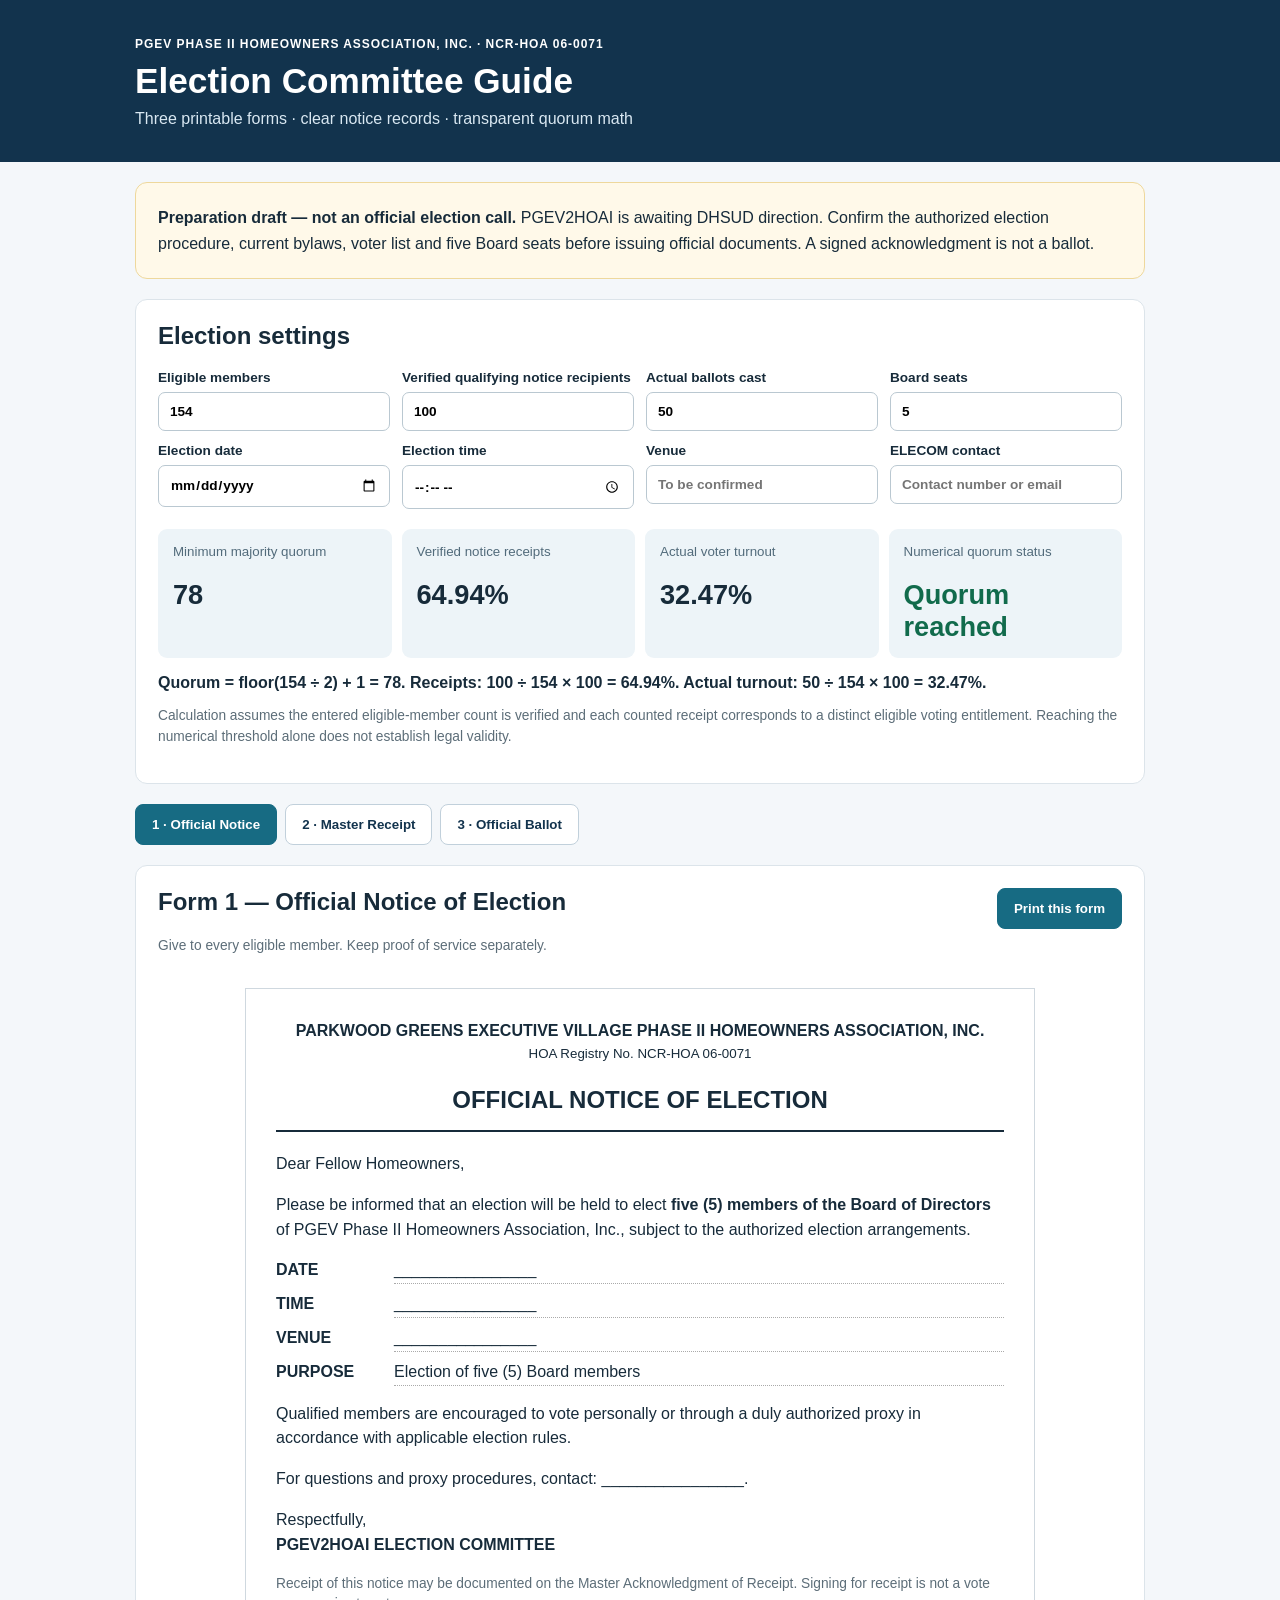
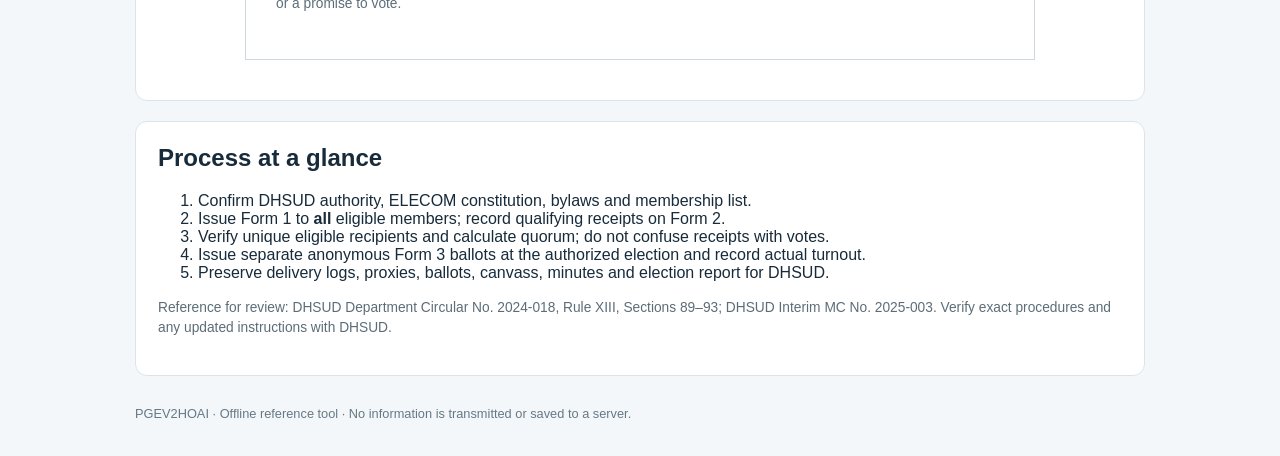
<file: index.html>
<!doctype html>
<html lang="en">

<head>
    <meta charset="utf-8">
    <meta name="viewport" content="width=device-width,initial-scale=1">
    <title>PGEV2HOAI Election Guide</title>
    <link rel="stylesheet" href="styles.css">
</head>

<body>
    <header class="hero">
        <div class="wrap"><span class="eyebrow">PGEV PHASE II HOMEOWNERS ASSOCIATION, INC. · NCR-HOA 06-0071</span>
            <h1>Election Committee Guide</h1>
            <p>Three printable forms · clear notice records · transparent quorum math</p>
        </div>
    </header>
    <main class="wrap">
        <section class="notice warning"><strong>Preparation draft — not an official election call.</strong> PGEV2HOAI is
            awaiting DHSUD direction. Confirm the authorized election procedure, current bylaws, voter list and five
            Board seats before issuing official documents. A signed acknowledgment is not a ballot.</section>
        <section class="panel">
            <h2>Election settings</h2>
            <div class="fields"><label>Eligible members<input id="members" type="number" min="1"
                        value="154"></label><label>Verified qualifying notice recipients<input id="receipts"
                        type="number" min="0" value="100"></label><label>Actual ballots cast<input id="votes"
                        type="number" min="0" value="50"></label><label>Board seats<input id="seats" type="number"
                        min="1" value="5"></label><label>Election date<input id="date"
                        type="date"></label><label>Election time<input id="time" type="time"></label><label>Venue<input
                        id="venue" placeholder="To be confirmed"></label><label>ELECOM contact<input id="contact"
                        placeholder="Contact number or email"></label></div>
            <div class="stats">
                <div><small>Minimum majority quorum</small><strong id="minimum">78</strong></div>
                <div><small>Verified notice receipts</small><strong id="receiptPct">64.94%</strong></div>
                <div><small>Actual voter turnout</small><strong id="turnout">32.47%</strong></div>
                <div><small>Numerical quorum status</small><strong id="status">Met</strong></div>
            </div>
            <p id="math" class="formula"></p>
            <p class="muted">Calculation assumes the entered eligible-member count is verified and each counted receipt
                corresponds to a distinct eligible voting entitlement. Reaching the numerical threshold alone does not
                establish legal validity.</p>
        </section>
        <nav class="tabs" role="tablist" aria-label="Election forms"><button role="tab" aria-selected="true"
                data-tab="notice">1 · Official Notice</button><button role="tab" aria-selected="false"
                data-tab="receipt">2 · Master Receipt</button><button role="tab" aria-selected="false"
                data-tab="ballot">3 · Official Ballot</button></nav>
        <section class="panel tabpanel" id="notice" role="tabpanel">
            <div class="bar">
                <div>
                    <h2>Form 1 — Official Notice of Election</h2>
                    <p class="muted">Give to every eligible member. Keep proof of service separately.</p>
                </div><button class="print" data-print="notice">Print this form</button>
            </div>
            <article class="paper" id="print-notice">
                <div class="paperhead"><strong>PARKWOOD GREENS EXECUTIVE VILLAGE PHASE II HOMEOWNERS ASSOCIATION,
                        INC.</strong><small>HOA Registry No. NCR-HOA 06-0071</small>
                    <h2>OFFICIAL NOTICE OF ELECTION</h2>
                </div>
                <p>Dear Fellow Homeowners,</p>
                <p>Please be informed that an election will be held to elect <strong><span class="seatText">five
                            (5)</span> members of the Board of Directors</strong> of PGEV Phase II Homeowners
                    Association, Inc., subject to the authorized election arrangements.</p>
                <dl>
                    <dt>DATE</dt>
                    <dd class="dateText">________________</dd>
                    <dt>TIME</dt>
                    <dd class="timeText">________________</dd>
                    <dt>VENUE</dt>
                    <dd class="venueText">________________</dd>
                    <dt>PURPOSE</dt>
                    <dd>Election of <span class="seatText">five (5)</span> Board members</dd>
                </dl>
                <p>Qualified members are encouraged to vote personally or through a duly authorized proxy in accordance
                    with applicable election rules.</p>
                <p>For questions and proxy procedures, contact: <span class="contactText">________________</span>.</p>
                <p>Respectfully,<br><strong>PGEV2HOAI ELECTION COMMITTEE</strong></p>
                <p class="footnote">Receipt of this notice may be documented on the Master Acknowledgment of Receipt.
                    Signing for receipt is not a vote or a promise to vote.</p>
            </article>
        </section>
        <section class="panel tabpanel hidden" id="receipt" role="tabpanel">
            <div class="bar">
                <div>
                    <h2>Form 2 — Master Acknowledgment of Receipt</h2>
                    <p class="muted">Use one sheet per street; collect signatures only after actually delivering the
                        official notice.</p>
                </div><button class="print" data-print="receipt">Print this form</button>
            </div>
            <article class="paper landscape" id="print-receipt">
                <div class="paperhead"><strong>PGEV PHASE II HOMEOWNERS ASSOCIATION, INC.</strong><small>Registry No.
                        NCR-HOA 06-0071</small>
                    <h2>MASTER ACKNOWLEDGMENT OF RECEIPT</h2>
                    <p>Official Notice of Election · <span class="seatText">five (5)</span> Board members</p>
                </div>
                <p><strong>Street:</strong> _______________________ &nbsp; <strong>Election date:</strong> <span
                        class="dateText">____________</span></p>
                <p>By signing below, the recipient confirms receipt of the Official Notice of Election. This is not a
                    ballot or commitment to participate.</p>
                <table>
                    <thead>
                        <tr>
                            <th>No.</th>
                            <th>Eligible member</th>
                            <th>Property address</th>
                            <th>Recipient (if different)</th>
                            <th>Relationship</th>
                            <th>Signature</th>
                            <th>Date received</th>
                        </tr>
                    </thead>
                    <tbody id="receiptRows"></tbody>
                </table>
                <p>Distributed by: ____________________ &nbsp; Verified by: ____________________</p>
                <p class="footnote">For absent households, keep a separate follow-up log. Do not count unsuccessful
                    delivery attempts, duplicates, or unverified receipts toward quorum.</p>
            </article>
        </section>
        <section class="panel tabpanel hidden" id="ballot" role="tabpanel">
            <div class="bar">
                <div>
                    <h2>Form 3 — Official Election Ballot</h2>
                    <p class="muted">Print separately for the authorized secret-ballot election. Enter candidate names
                        below.</p>
                </div><button class="print" data-print="ballot">Print this form</button>
            </div><label class="candidate-label">Candidate names (one per line)<textarea id="candidates" rows="7"
                    placeholder="Candidate A&#10;Candidate B&#10;Candidate C"></textarea></label>
            <article class="paper" id="print-ballot">
                <div class="paperhead"><strong>PGEV PHASE II HOMEOWNERS ASSOCIATION, INC.</strong><small>Registry No.
                        NCR-HOA 06-0071</small>
                    <h2>OFFICIAL ELECTION BALLOT</h2>
                    <p>Election of <span class="seatText">five (5)</span> Board members</p>
                </div>
                <p><strong>Election date:</strong> <span class="dateText">____________</span></p>
                <p>Mark the box beside your preferred candidates. <strong>Vote for not more than <span
                            class="seatText">five (5)</span> candidates.</strong></p>
                <div id="ballotCandidates"></div>
                <p class="footnote">Do not write your name or signature on this ballot. Only ballots officially issued
                    under the approved election procedure may be counted.</p>
            </article>
        </section>
        <section class="panel">
            <h2>Process at a glance</h2>
            <ol>
                <li>Confirm DHSUD authority, ELECOM constitution, bylaws and membership list.</li>
                <li>Issue Form 1 to <strong>all</strong> eligible members; record qualifying receipts on Form 2.</li>
                <li>Verify unique eligible recipients and calculate quorum; do not confuse receipts with votes.</li>
                <li>Issue separate anonymous Form 3 ballots at the authorized election and record actual turnout.</li>
                <li>Preserve delivery logs, proxies, ballots, canvass, minutes and election report for DHSUD.</li>
            </ol>
            <p class="muted">Reference for review: DHSUD Department Circular No. 2024-018, Rule XIII, Sections 89–93;
                DHSUD Interim MC No. 2025-003. Verify exact procedures and any updated instructions with DHSUD.</p>
        </section>
    </main>
    <footer class="wrap">PGEV2HOAI · Offline reference tool · No information is transmitted or saved to a server.
    </footer>
    <script src="script.js"></script>
</body>

</html>
</file>
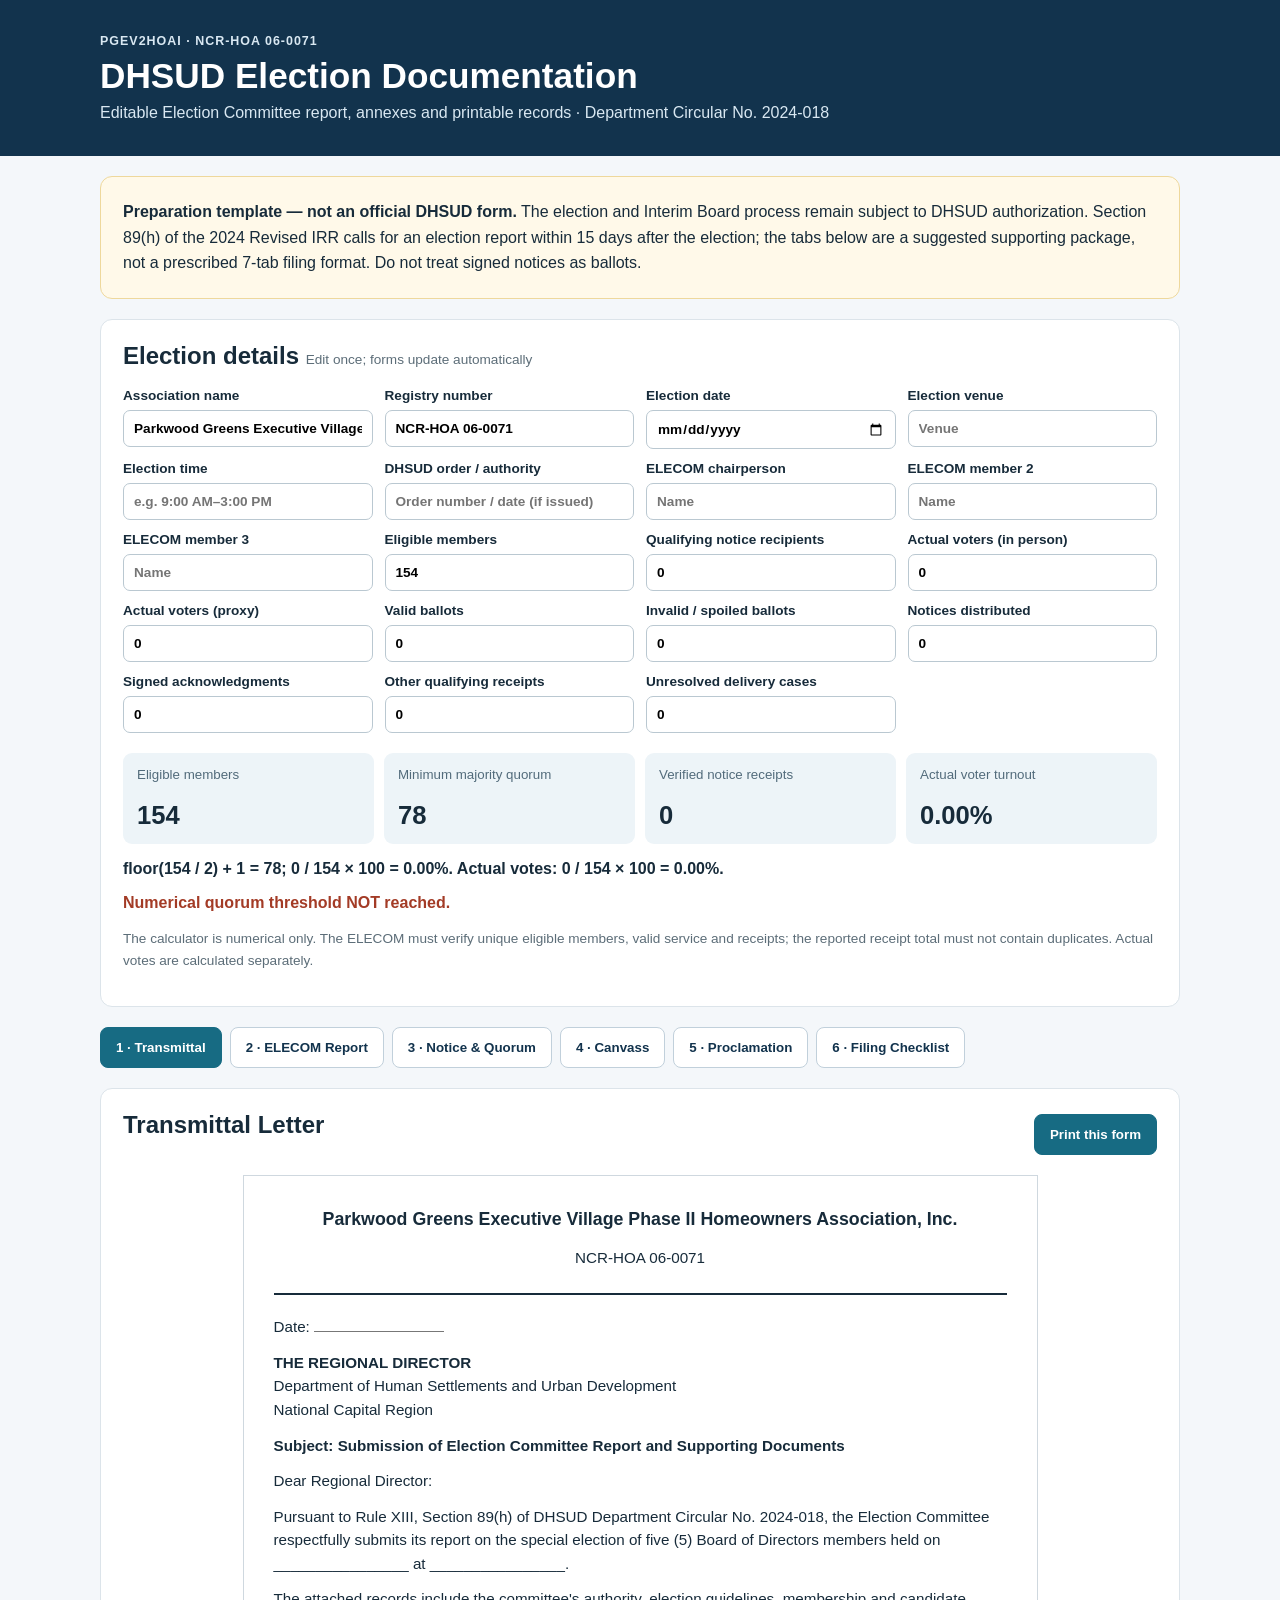
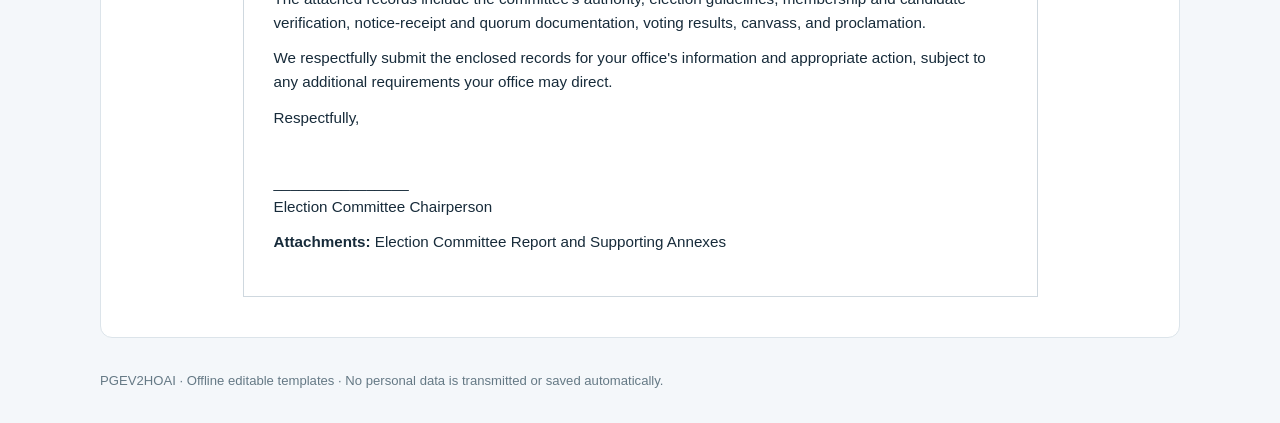
<file: index2.html>
<!doctype html>
<html lang="en">
<head>
  <meta charset="utf-8">
  <meta name="viewport" content="width=device-width, initial-scale=1">
  <title>PGEV2HOAI | DHSUD Election Documentation</title>
  <link rel="stylesheet" href="styles2.css">
  <script src="script2.js" defer></script>
</head>
<body>
  <header class="hero">
    <div class="wrap">
      <p class="eyebrow">PGEV2HOAI · NCR-HOA 06-0071</p>
      <h1>DHSUD Election Documentation</h1>
      <p>Editable Election Committee report, annexes and printable records · Department Circular No. 2024-018</p>
    </div>
  </header>

  <main class="wrap">
    <aside class="notice"> <strong>Preparation template — not an official DHSUD form.</strong> The election and Interim Board process remain subject to DHSUD authorization. Section 89(h) of the 2024 Revised IRR calls for an election report within 15 days after the election; the tabs below are a suggested supporting package, not a prescribed 7-tab filing format. Do not treat signed notices as ballots.</aside>

    <section class="panel settings" aria-labelledby="settings-title">
      <h2 id="settings-title">Election details <span class="hint">Edit once; forms update automatically</span></h2>
      <div class="fields">
        <label>Association name <input id="association" value="Parkwood Greens Executive Village Phase II Homeowners Association, Inc."></label>
        <label>Registry number <input id="registry" value="NCR-HOA 06-0071"></label>
        <label>Election date <input id="electionDate" type="date"></label>
        <label>Election venue <input id="venue" placeholder="Venue"></label>
        <label>Election time <input id="time" placeholder="e.g. 9:00 AM–3:00 PM"></label>
        <label>DHSUD order / authority <input id="authority" placeholder="Order number / date (if issued)"></label>
        <label>ELECOM chairperson <input id="chair" placeholder="Name"></label>
        <label>ELECOM member 2 <input id="member2" placeholder="Name"></label>
        <label>ELECOM member 3 <input id="member3" placeholder="Name"></label>
        <label>Eligible members <input id="eligible" type="number" min="1" value="154"></label>
        <label>Qualifying notice recipients <input id="receipts" type="number" min="0" value="0"></label>
        <label>Actual voters (in person) <input id="inPerson" type="number" min="0" value="0"></label>
        <label>Actual voters (proxy) <input id="proxy" type="number" min="0" value="0"></label>
        <label>Valid ballots <input id="valid" type="number" min="0" value="0"></label>
        <label>Invalid / spoiled ballots <input id="invalid" type="number" min="0" value="0"></label>
        <label>Notices distributed <input id="distributed" type="number" min="0" value="0"></label>
        <label>Signed acknowledgments <input id="signed" type="number" min="0" value="0"></label>
        <label>Other qualifying receipts <input id="other" type="number" min="0" value="0"></label>
        <label>Unresolved delivery cases <input id="unresolved" type="number" min="0" value="0"></label>
      </div>
      <div class="stats" aria-live="polite">
        <div><small>Eligible members</small><strong id="statEligible">154</strong></div>
        <div><small>Minimum majority quorum</small><strong id="statMinimum">78</strong></div>
        <div><small>Verified notice receipts</small><strong id="statReceipts">0</strong></div>
        <div><small>Actual voter turnout</small><strong id="statTurnout">0%</strong></div>
      </div>
      <p id="formula" class="formula"></p>
      <p id="quorumStatus" class="status"></p>
      <p class="hint">The calculator is numerical only. The ELECOM must verify unique eligible members, valid service and receipts; the reported receipt total must not contain duplicates. Actual votes are calculated separately.</p>
    </section>

    <nav class="tabs" role="tablist" aria-label="Election report forms">
      <button type="button" role="tab" aria-selected="true" data-tab="transmittal">1 · Transmittal</button>
      <button type="button" role="tab" aria-selected="false" data-tab="report">2 · ELECOM Report</button>
      <button type="button" role="tab" aria-selected="false" data-tab="quorum">3 · Notice &amp; Quorum</button>
      <button type="button" role="tab" aria-selected="false" data-tab="canvass">4 · Canvass</button>
      <button type="button" role="tab" aria-selected="false" data-tab="proclamation">5 · Proclamation</button>
      <button type="button" role="tab" aria-selected="false" data-tab="checklist">6 · Filing Checklist</button>
    </nav>

    <section id="transmittal" class="panel tabpanel" role="tabpanel">
      <div class="toolbar"><h2>Transmittal Letter</h2><button type="button" class="print" data-print="transmittal">Print this form</button></div>
      <article class="paper">
        <div class="letterhead"><h3 class="assoc"></h3><p class="registry"></p></div>
        <p>Date: <span class="line"></span></p>
        <p><strong>THE REGIONAL DIRECTOR</strong><br>Department of Human Settlements and Urban Development<br>National Capital Region</p>
        <p><strong>Subject: Submission of Election Committee Report and Supporting Documents</strong></p>
        <p>Dear Regional Director:</p>
        <p>Pursuant to Rule XIII, Section 89(h) of DHSUD Department Circular No. 2024-018, the Election Committee respectfully submits its report on the special election of five (5) Board of Directors members held on <span class="electionDate"></span> at <span class="venue"></span>.</p>
        <p>The attached records include the committee's authority, election guidelines, membership and candidate verification, notice-receipt and quorum documentation, voting results, canvass, and proclamation.</p>
        <p>We respectfully submit the enclosed records for your office's information and appropriate action, subject to any additional requirements your office may direct.</p>
        <p>Respectfully,</p><div class="signature"><span class="chair"></span><br>Election Committee Chairperson</div>
        <p><strong>Attachments:</strong> Election Committee Report and Supporting Annexes</p>
      </article>
    </section>

    <section id="report" class="panel tabpanel hidden" role="tabpanel">
      <div class="toolbar"><h2>Election Committee Report</h2><button type="button" class="print" data-print="report">Print this form</button></div>
      <article class="paper">
        <div class="letterhead"><h3>ELECTION COMMITTEE REPORT</h3><p class="assoc"></p><p class="registry"></p></div>
        <h4>I. Election Information</h4>
        <p>Date: <span class="electionDate"></span> &nbsp; Time: <span class="time"></span><br>Venue: <span class="venue"></span><br>Election type: Special election of five (5) Board members<br>Authority / DHSUD order: <span class="authority"></span></p>
        <h4>II. Committee Composition</h4>
        <table><thead><tr><th>Role</th><th>Name</th></tr></thead><tbody><tr><td>Chairperson</td><td class="chair"></td></tr><tr><td>Member</td><td class="member2"></td></tr><tr><td>Member</td><td class="member3"></td></tr></tbody></table>
        <h4>III. Membership and Notification</h4>
        <table><tbody><tr><td>Eligible members</td><td class="eligible"></td></tr><tr><td>Notices distributed</td><td class="distributed"></td></tr><tr><td>Signed acknowledgments</td><td class="signed"></td></tr><tr><td>Other qualifying receipts</td><td class="other"></td></tr><tr><td>Verified unique notice recipients</td><td class="receipts"></td></tr><tr><td>Unresolved delivery cases</td><td class="unresolved"></td></tr></tbody></table>
        <h4>IV. Quorum and Voting</h4>
        <p>Minimum numerical quorum: <strong class="minimum"></strong> · Verified recipients: <strong class="receipts"></strong> · Receipt percentage: <strong class="receiptPct"></strong></p>
        <p>In-person voters: <span class="inPerson"></span> · Proxy voters: <span class="proxy"></span> · Actual voters: <strong class="totalVotes"></strong> · Actual turnout: <strong class="turnout"></strong></p>
        <p>Valid ballots: <span class="valid"></span> · Invalid / spoiled ballots: <span class="invalid"></span></p>
        <h4>V. Election Results and Incidents</h4>
        <p>Attach the signed Official Canvassing Report and Proclamation. Record any objections, election protests, or incidents in a separate incident log.</p>
        <p>Incidents / objections: ___________________________________________________________</p>
        <h4>VI. Certification</h4>
        <p>We certify that the figures and proceedings reported above are based on the records maintained by the Election Committee, subject to disclosed unresolved matters.</p>
        <div class="signatures"><div>________________________<br><span class="chair"></span><br>Chairperson</div><div>________________________<br><span class="member2"></span><br>Member</div><div>________________________<br><span class="member3"></span><br>Member</div></div>
      </article>
    </section>

    <section id="quorum" class="panel tabpanel hidden" role="tabpanel">
      <div class="toolbar"><h2>Notice Receipt &amp; Quorum Certification</h2><button type="button" class="print" data-print="quorum">Print this form</button></div>
      <article class="paper">
        <div class="letterhead"><h3>ANNEX — NOTICE RECEIPT AND QUORUM CERTIFICATION</h3><p class="assoc"></p><p class="registry"></p></div>
        <p>Election date: <span class="electionDate"></span></p>
        <table><thead><tr><th>Notification / Quorum Item</th><th>Number</th></tr></thead><tbody>
          <tr><td>Verified eligible members</td><td class="eligible"></td></tr>
          <tr><td>Official notices distributed</td><td class="distributed"></td></tr>
          <tr><td>Signed master acknowledgments</td><td class="signed"></td></tr>
          <tr><td>Other qualifying receipts</td><td class="other"></td></tr>
          <tr><td>Unresolved delivery cases</td><td class="unresolved"></td></tr>
          <tr><td>Unique verified qualifying notice recipients</td><td class="receipts"></td></tr>
          <tr><td>Required majority quorum</td><td class="minimum"></td></tr>
          <tr><td>Receipt percentage</td><td class="receiptPct"></td></tr>
        </tbody></table>
        <p><strong>Calculation:</strong> <span class="quorumFormula"></span></p>
        <p><strong>Committee finding:</strong> ☐ Quorum established &nbsp; ☐ Quorum not established</p>
        <p>Verification note: Count each eligible member only once. A signature or electronic acknowledgment is not a ballot. A delivery attempt alone is not confirmed receipt. ELECOM must independently verify legal qualification of the receipt records.</p>
        <h4>Supporting Records</h4>
        <p>☐ Master voter list &nbsp; ☐ Official notice copy &nbsp; ☐ Signed master sheets<br>☐ Electronic acknowledgment evidence &nbsp; ☐ Delivery/follow-up log &nbsp; ☐ Proxy register</p>
        <div class="signatures"><div>________________________<br><span class="chair"></span></div><div>________________________<br><span class="member2"></span></div><div>________________________<br><span class="member3"></span></div></div>
      </article>
    </section>

    <section id="canvass" class="panel tabpanel hidden" role="tabpanel">
      <div class="toolbar"><h2>Official Canvassing Report</h2><button type="button" class="print" data-print="canvass">Print this form</button></div>
      <div class="candidate-editor"><label>Candidate names and votes (one per line: <code>Name | Votes</code>)<textarea id="candidates" rows="7" placeholder="Candidate A | 30&#10;Candidate B | 24"></textarea></label><p class="hint">Enter the actual candidates and vote totals. Do not invent results. Five Board seats are assumed, subject to governing documents and DHSUD authorization.</p></div>
      <article class="paper">
        <div class="letterhead"><h3>OFFICIAL CANVASSING REPORT</h3><p class="assoc"></p><p class="registry"></p></div>
        <p>Election date: <span class="electionDate"></span> · Venue: <span class="venue"></span></p>
        <p>Ballots cast: <strong class="totalVotes"></strong> · Valid: <strong class="valid"></strong> · Invalid / spoiled: <strong class="invalid"></strong></p>
        <table><thead><tr><th>No.</th><th>Candidate</th><th>Votes received</th></tr></thead><tbody id="canvassRows"></tbody></table>
        <p><strong>Ballot reconciliation / notes:</strong> ________________________________________________</p>
        <p>Any disputed ballots, ties, recounts, or unresolved objections must be separately documented.</p>
        <div class="signatures"><div>________________________<br><span class="chair"></span></div><div>________________________<br><span class="member2"></span></div><div>________________________<br><span class="member3"></span></div></div>
      </article>
    </section>

    <section id="proclamation" class="panel tabpanel hidden" role="tabpanel">
      <div class="toolbar"><h2>Proclamation of Elected Directors</h2><button type="button" class="print" data-print="proclamation">Print this form</button></div>
      <article class="paper">
        <div class="letterhead"><h3>PROCLAMATION OF ELECTION RESULTS</h3><p class="assoc"></p><p class="registry"></p></div>
        <p>On <span class="electionDate"></span>, the Election Committee conducted the special election for five (5) members of the Board of Directors at <span class="venue"></span>.</p>
        <p>Subject to the applicable election guidelines, validated results, and resolution of any material outstanding objections, the following individuals are proclaimed elected:</p>
        <table><thead><tr><th>Seat</th><th>Elected candidate</th><th>Votes</th></tr></thead><tbody id="winnerRows"></tbody></table>
        <p><strong>Proclamation date/time:</strong> __________________________________________</p>
        <p><strong>Remarks / pending objections:</strong> __________________________________________</p>
        <div class="signatures"><div>________________________<br><span class="chair"></span></div><div>________________________<br><span class="member2"></span></div><div>________________________<br><span class="member3"></span></div></div>
        <p class="hint">Candidate ordering is an automatic drafting aid only. Review ties, eligibility, ballot rules, and protests before signing any proclamation.</p>
      </article>
    </section>

    <section id="checklist" class="panel tabpanel hidden" role="tabpanel">
      <div class="toolbar"><h2>DHSUD Filing Checklist</h2><button type="button" class="print" data-print="checklist">Print checklist</button></div>
      <article class="paper">
        <div class="letterhead"><h3>ELECTION DOCUMENTATION INDEX</h3><p class="assoc"></p><p class="registry"></p></div>
        <p><strong>Report due:</strong> Within 15 days after election under IRR Section 89(h). Verify actual deadline and filing instructions with DHSUD.</p>
        <table><thead><tr><th>Included</th><th>Suggested document / annex</th><th>Reference</th></tr></thead><tbody>
          <tr><td>☐</td><td>Transmittal letter and signed Election Committee Report</td><td>IRR 89(h)</td></tr>
          <tr><td>☐</td><td>DHSUD order / Interim Board and ELECOM authority</td><td>IRR 89; MC 2025-003</td></tr>
          <tr><td>☐</td><td>Election guidelines, notices and proof of service</td><td>IRR 89–90</td></tr>
          <tr><td>☐</td><td>Verified eligible member list and candidate screening records</td><td>IRR 89(d); 70–71</td></tr>
          <tr><td>☐</td><td>Master acknowledgment sheets and delivery log</td><td>IRR 90–91</td></tr>
          <tr><td>☐</td><td>Quorum certification and proxy register</td><td>IRR 91–92</td></tr>
          <tr><td>☐</td><td>Election minutes, ballot reconciliation, canvass</td><td>IRR 89</td></tr>
          <tr><td>☐</td><td>Proclamation and candidate vote totals</td><td>IRR 89(g)</td></tr>
          <tr><td>☐</td><td>Incident / protest log, if any</td><td>Applicable election rules</td></tr>
          <tr><td>☐</td><td>Original sensitive records retained securely</td><td>Recommended safeguard</td></tr>
        </tbody></table>
        <p><strong>Submitted by:</strong> ________________________ <strong>Date:</strong> __________________</p>
        <p><strong>DHSUD receiving reference:</strong> ____________________________________________</p>
        <p class="hint">This index is a suggested binder organization. Confirm the exact required attachments and whether certified copies or summaries are preferred.</p>
      </article>
    </section>
  </main>
  <footer class="wrap">PGEV2HOAI · Offline editable templates · No personal data is transmitted or saved automatically.</footer>
</body>
</html>
</file>
<file: styles.css>
:root{font-family:Arial,Helvetica,sans-serif;color:#172b3a;background:#f4f7fa}*{box-sizing:border-box}body{margin:0}.wrap{max-width:1050px;margin:auto;padding:0 20px}.hero{background:#12334d;color:white;padding:34px 0}.hero h1{font-size:2.2rem;margin:9px 0}.hero p{margin:0;color:#d9e8f2}.eyebrow{font-size:.75rem;letter-spacing:.08em;font-weight:bold}.notice,.panel{background:white;border:1px solid #dce4ea;border-radius:12px;margin:20px 0;padding:22px}.warning{background:#fff9e9;border-color:#eed89c;line-height:1.6}.panel h2{margin-top:0}.fields{display:grid;grid-template-columns:repeat(4,1fr);gap:12px}label{display:block;font-size:.85rem;font-weight:700}input,textarea{display:block;width:100%;margin-top:7px;padding:11px;border:1px solid #bac8d1;border-radius:7px;font:inherit;background:white}.stats{display:grid;grid-template-columns:repeat(4,1fr);gap:10px;margin-top:20px}.stats>div{background:#edf4f8;padding:15px;border-radius:9px}.stats small{display:block;color:#526b7b;min-height:35px}.stats strong{font-size:1.7rem}.formula{font-weight:700;margin-bottom:4px}.muted,.footnote{color:#5c6d78;font-size:.86rem;line-height:1.5}.tabs{display:flex;gap:8px;flex-wrap:wrap}.tabs button,button.print{cursor:pointer;border:1px solid #c1d0db;background:white;color:#12334d;border-radius:8px;padding:12px 16px;font-weight:bold}.tabs button[aria-selected=true],button.print{background:#176b83;color:white;border-color:#176b83}.tabpanel.hidden{display:none}.bar{display:flex;justify-content:space-between;align-items:start;gap:12px}.paper{background:white;border:1px solid #cfd8df;padding:30px;max-width:790px;margin:18px auto;min-height:540px;line-height:1.55}.paperhead{text-align:center;border-bottom:2px solid #172b3a;margin-bottom:20px;padding-bottom:12px}.paperhead strong,.paperhead small{display:block}.paperhead h2{margin:16px 0 0}.paper dl{display:grid;grid-template-columns:110px 1fr;gap:8px}.paper dt{font-weight:bold}.paper dd{margin:0;border-bottom:1px dotted #aaa}.paper table{width:100%;border-collapse:collapse;font-size:.75rem}.paper th,.paper td{border:1px solid #777;padding:7px;text-align:left}.paper td{height:34px}.landscape{max-width:100%}.candidate-label{max-width:500px}.candidate{padding:9px 0;border-bottom:1px solid #eee;font-size:1.1rem}footer{padding-top:10px!important;padding-bottom:35px!important;color:#657985;font-size:.8rem}@media(max-width:750px){.fields,.stats{grid-template-columns:repeat(2,1fr)}.bar{display:block}.paper{padding:16px}.hero h1{font-size:1.7rem}}@media print{body{background:white}.hero,.warning,.fields,.stats,.formula,.muted,.tabs,.bar,footer,.panel:not(.printing),.candidate-label{display:none!important}.wrap{padding:0;max-width:none}.panel.printing{display:block!important;border:0;padding:0;margin:0}.panel.printing>.paper{display:block!important;margin:0;max-width:none;min-height:0;border:0;padding:0}.panel.printing>.bar{display:none}.paper{font-size:11pt}.paperhead h2{font-size:17pt}@page{size:A4;margin:13mm}body.print-landscape{@page{size:A4 landscape}}}
</file>
<file: styles2.css>
:root {
  font-family: Arial, Helvetica, sans-serif;
  color: #172b3a;
  background: #f4f7fa;
}
* { box-sizing: border-box; }
body { margin: 0; }
.wrap { max-width: 1120px; margin: auto; padding: 0 20px; }
.hero { background: #12334d; color: #fff; padding: 34px 0; }
.hero h1 { font-size: 2.2rem; margin: 8px 0; }
.hero p { color: #d9e8f2; margin: 0; }
.eyebrow { font-size: .78rem; letter-spacing: .08em; font-weight: bold; }
.notice, .panel { background: white; border: 1px solid #dce4ea; border-radius: 12px; margin: 20px 0; padding: 22px; }
.notice { background: #fff9e9; border-color: #eed89c; line-height: 1.6; }
.panel h2 { margin: 0 0 18px; }
.hint { color: #5c6d78; font-size: .85rem; font-weight: normal; line-height: 1.55; }
.fields { display: grid; grid-template-columns: repeat(4, 1fr); gap: 12px; }
label { font-size: .85rem; font-weight: bold; }
input, textarea { width: 100%; display: block; margin-top: 7px; padding: 10px; border: 1px solid #bac8d1; border-radius: 7px; font: inherit; background: white; }
.stats { display: grid; grid-template-columns: repeat(4, 1fr); gap: 10px; margin-top: 20px; }
.stats > div { background: #edf4f8; border-radius: 9px; padding: 14px; }
.stats small { display: block; color: #526b7b; min-height: 34px; }
.stats strong { font-size: 1.6rem; }
.formula { font-weight: bold; }
.status { font-weight: bold; }
.tabs { display: flex; gap: 8px; flex-wrap: wrap; }
.tabs button, .print { cursor: pointer; border: 1px solid #c1d0db; background: white; color: #12334d; border-radius: 8px; padding: 12px 15px; font-weight: bold; }
.tabs button[aria-selected="true"], .print { background: #176b83; color: white; border-color: #176b83; }
.hidden { display: none; }
.toolbar { display: flex; justify-content: space-between; align-items: center; gap: 12px; }
.paper { max-width: 795px; margin: 18px auto; background: white; border: 1px solid #cfd8df; padding: 30px; line-height: 1.55; font-size: .95rem; }
.letterhead { text-align: center; border-bottom: 2px solid #172b3a; padding-bottom: 12px; margin-bottom: 20px; }
.letterhead h3 { margin: 0 0 6px; }
.letterhead p { margin: 3px; }
.paper h4 { margin-bottom: 7px; }
.paper table { width: 100%; border-collapse: collapse; font-size: .85rem; }
.paper th, .paper td { border: 1px solid #7b858d; padding: 7px; text-align: left; }
.paper th { background: #edf4f8; }
.paper p { margin: 12px 0; }
.signature { margin-top: 42px; }
.signatures { display: flex; gap: 14px; margin-top: 48px; justify-content: space-between; font-size: .8rem; }
.signatures > div { flex: 1; text-align: center; }
.line { display: inline-block; min-width: 130px; border-bottom: 1px solid #777; }
.candidate-editor { max-width: 795px; margin: 0 auto; }
footer { padding: 15px 20px 35px !important; color: #657985; font-size: .82rem; }
@media(max-width: 850px) { .fields { grid-template-columns: repeat(2, 1fr); } .stats { grid-template-columns: repeat(2, 1fr); } }
@media(max-width: 560px) { .fields { grid-template-columns: 1fr; } .toolbar { display: block; } .paper { padding: 14px; } .hero h1 { font-size: 1.7rem; } .signatures { flex-direction: column; gap: 28px; } }
@media print {
  @page { size: A4; margin: 13mm; }
  body { background: white; }
  .hero, .notice, .settings, .tabs, .toolbar, .candidate-editor, footer, .panel:not(.printing) { display: none !important; }
  .wrap { max-width: none; padding: 0; }
  .panel.printing { display: block !important; border: 0; padding: 0; margin: 0; }
  .paper { max-width: none; border: 0; margin: 0; padding: 0; font-size: 10.5pt; }
  .paper table { font-size: 9pt; }
  .paper tr { break-inside: avoid; }
  .paper h4 { break-after: avoid; }
}
</file>
